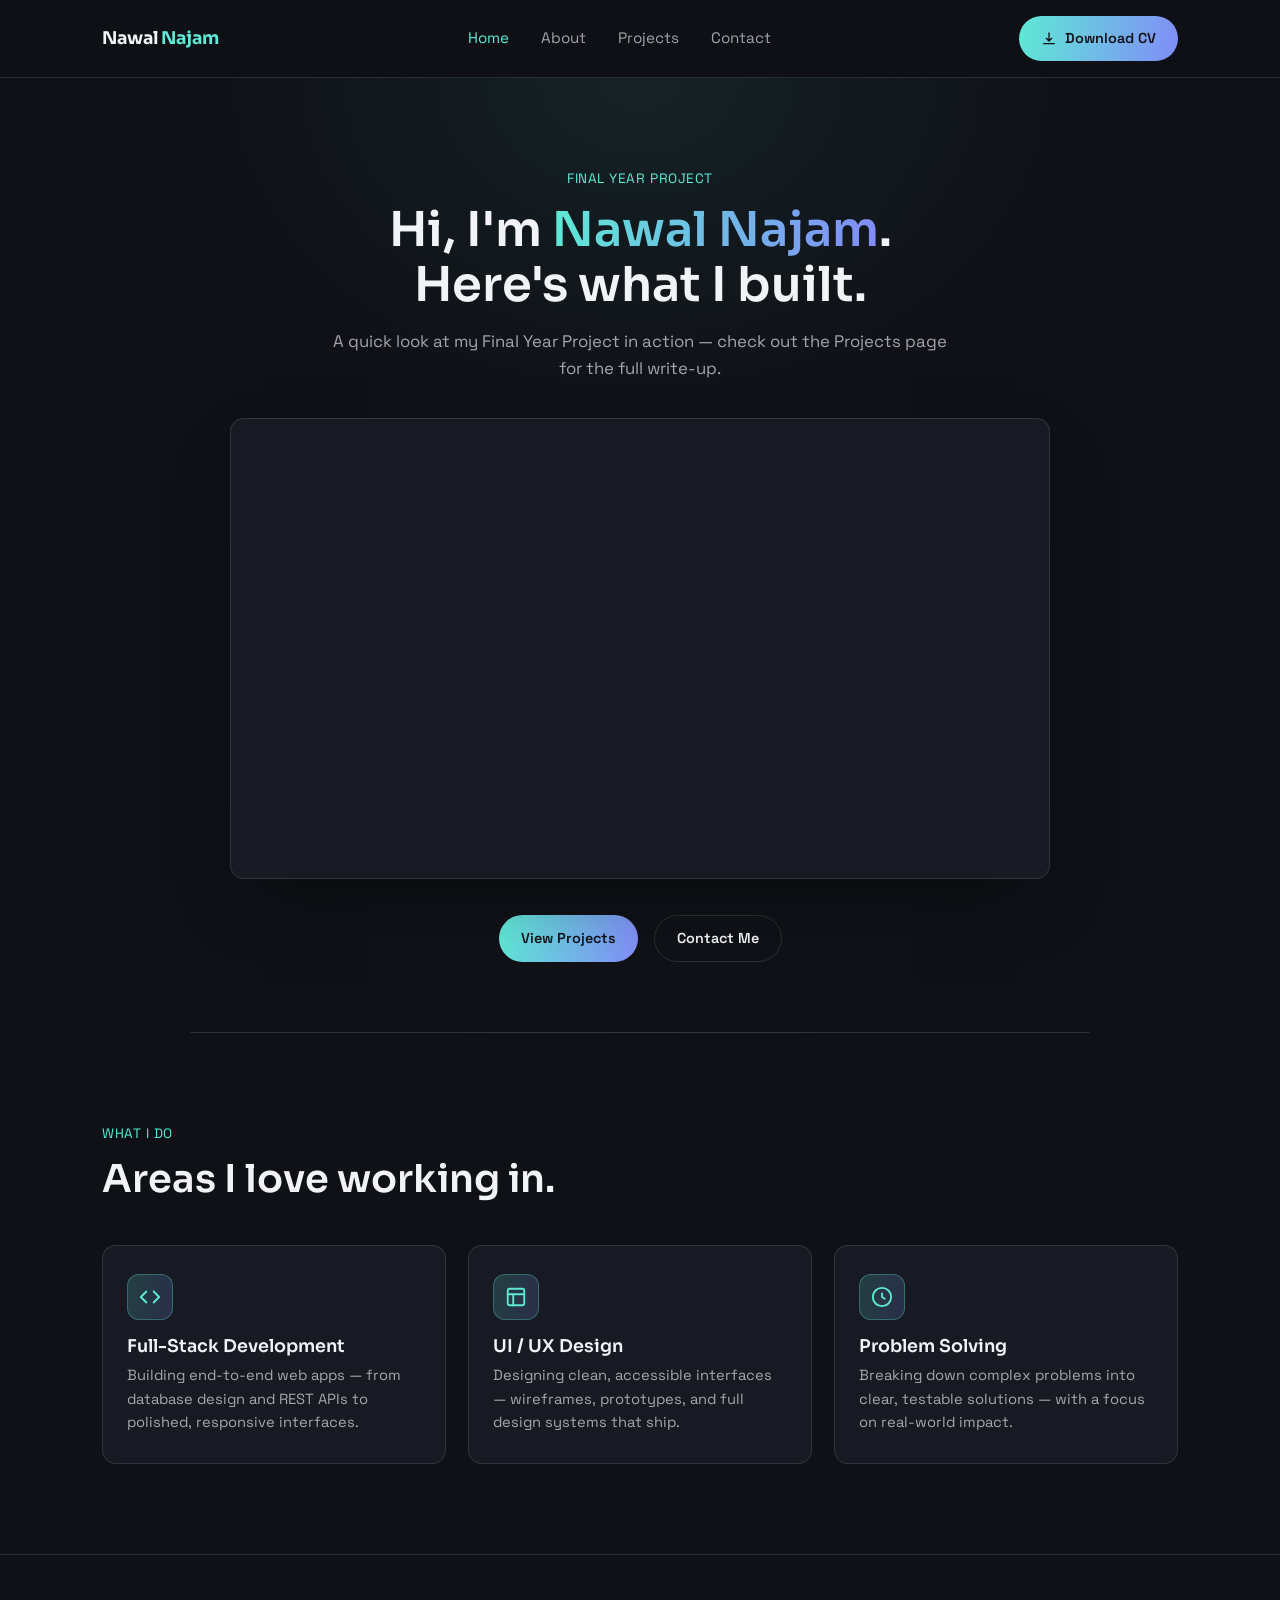
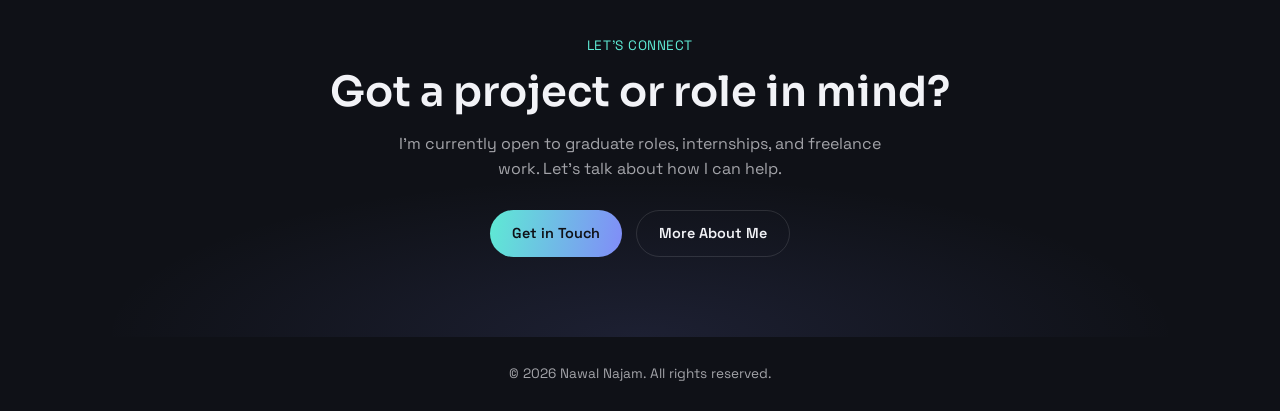
<file: index.html>
<!DOCTYPE html>
<html lang="en">
<head>
<meta charset="UTF-8">
<meta name="viewport" content="width=device-width, initial-scale=1.0">
<title>Nawal Najam — Portfolio</title>
<link rel="preconnect" href="https://fonts.googleapis.com">
<link rel="preconnect" href="https://fonts.gstatic.com" crossorigin>
<link href="https://fonts.googleapis.com/css2?family=Space+Grotesk:wght@400;500;600;700&family=Sora:wght@500;600;700&display=swap" rel="stylesheet">
<style>
:root{
  --bg:#0f1117; --bg-2:#171a23; --bg-3:#1f2330;
  --text:#f2f3f7; --text-dim:rgba(242,243,247,0.65);
  --line:rgba(242,243,247,0.12);
  --accent:#5eead4; --accent-2:#818cf8;
  --radius:14px;
}
*{margin:0;padding:0;box-sizing:border-box;}
html{scroll-behavior:smooth;}
body{background:var(--bg);color:var(--text);font-family:'Space Grotesk',sans-serif;line-height:1.6;}
h1,h2,h3{font-family:'Sora',sans-serif;font-weight:600;line-height:1.15;}
a{color:inherit;text-decoration:none;}
ul{list-style:none;}
.section-inner,.nav-inner{max-width:1140px;margin:0 auto;padding:0 32px;}
.eyebrow{font-size:.85rem;color:var(--accent);letter-spacing:.04em;text-transform:uppercase;margin-bottom:12px;}

/* ===== NAVBAR ===== */
.navbar{position:sticky;top:0;z-index:100;background:rgba(15,17,23,.85);backdrop-filter:blur(12px);border-bottom:1px solid var(--line);}
.nav-inner{display:flex;align-items:center;justify-content:space-between;padding-top:16px;padding-bottom:16px;}

/* ===== ANIMATED LOGO ===== */
.logo{
  font-family:'Sora',sans-serif;
  font-size:1.1rem;
  font-weight:700;
  display:inline-flex;
  align-items:center;
  gap:2px;
}
.logo .word{
  display:inline-flex;
}
.logo .word span{
  display:inline-block;
  opacity:0;
  transform:translateY(-10px);
  animation:letterDrop .38s ease forwards;
}
.logo .word:not(.accent-word) span:nth-child(1){animation-delay:.10s;}
.logo .word:not(.accent-word) span:nth-child(2){animation-delay:.20s;}
.logo .word:not(.accent-word) span:nth-child(3){animation-delay:.30s;}
.logo .word:not(.accent-word) span:nth-child(4){animation-delay:.40s;}
.logo .word:not(.accent-word) span:nth-child(5){animation-delay:.50s;}
.logo .accent-word span{color:var(--accent);}
.logo .accent-word span:nth-child(1){animation-delay:.75s;}
.logo .accent-word span:nth-child(2){animation-delay:.85s;}
.logo .accent-word span:nth-child(3){animation-delay:.95s;}
.logo .accent-word span:nth-child(4){animation-delay:1.05s;}
.logo .accent-word span:nth-child(5){animation-delay:1.15s;}

@keyframes letterDrop{
  0%   { opacity:0; transform:translateY(-12px) scale(.75); }
  60%  { opacity:1; transform:translateY(3px) scale(1.08); }
  100% { opacity:1; transform:translateY(0) scale(1); }
}
.logo:hover .word span{
  text-shadow:0 0 12px rgba(94,234,212,.7);
  transition:text-shadow .3s ease;
}

.nav-links{display:flex;gap:32px;}
.nav-links a{font-size:.95rem;color:var(--text-dim);transition:color .2s;}
.nav-links a:hover{color:var(--text);}
.nav-right{display:flex;align-items:center;gap:16px;}
.btn{display:inline-flex;align-items:center;gap:8px;padding:11px 22px;border-radius:100px;font-size:.9rem;font-weight:600;cursor:pointer;border:none;transition:transform .2s,box-shadow .2s;}
.btn-download{background:linear-gradient(100deg,var(--accent),var(--accent-2));color:#0f1117;}
.btn-download:hover{transform:translateY(-2px);box-shadow:0 10px 26px -10px rgba(94,234,212,.5);}
.btn-primary{background:linear-gradient(100deg,var(--accent),var(--accent-2));color:#0f1117;}
.btn-primary:hover{transform:translateY(-2px);box-shadow:0 10px 26px -10px rgba(94,234,212,.5);}
.btn-ghost{border:1px solid var(--line);color:var(--text);background:transparent;}
.btn-ghost:hover{border-color:var(--accent);}
.hamburger{display:none;flex-direction:column;gap:5px;background:none;border:none;cursor:pointer;padding:4px;}
.hamburger span{width:24px;height:2px;background:var(--text);display:block;transition:all .3s;}
.mobile-panel{display:none;flex-direction:column;padding:8px 32px 22px;border-top:1px solid var(--line);}
.mobile-panel a{padding:13px 0;font-size:1rem;color:var(--text-dim);border-bottom:1px solid var(--line);}
.mobile-panel.show{display:flex;}
.mobile-download{margin-top:14px;text-align:center;background:linear-gradient(100deg,var(--accent),var(--accent-2));color:#0f1117!important;border-radius:100px;border-bottom:none!important;font-weight:600;}
@media (max-width:820px){.nav-links{display:none;}.hamburger{display:flex;}.btn-download{padding:9px 16px;font-size:.85rem;}}

/* ===== HERO ===== */
.hero{min-height:auto;padding:90px 32px 70px;max-width:900px;margin:0 auto;text-align:center;display:flex;flex-direction:column;align-items:center;gap:36px;background:radial-gradient(ellipse 70% 50% at 50% 0%,rgba(94,234,212,.08),transparent 70%);}
.hero-text h1{font-size:clamp(2rem,4.4vw,3rem);margin-bottom:16px;}

/* ⭐ ANIMATED HERO NAME */
.hero-text .accent{
  display:inline-block;
  background:linear-gradient(100deg,var(--accent),var(--accent-2),var(--accent),var(--accent-2));
  background-size:300% auto;
  -webkit-background-clip:text;
  background-clip:text;
  color:transparent;
  animation:heroShimmer 4s linear infinite, heroFloat 3s ease-in-out infinite;
}

@keyframes heroShimmer{
  0%   { background-position:0% center; }
  100% { background-position:300% center; }
}

@keyframes heroFloat{
  0%,100% { transform:translateY(0); filter:drop-shadow(0 0 0 rgba(94,234,212,0)); }
  50%     { transform:translateY(-4px); filter:drop-shadow(0 0 18px rgba(94,234,212,.55)); }
}

.hero-text .lede{color:var(--text-dim);font-size:1.05rem;max-width:56ch;margin:0 auto;}
.video-wrap{position:relative;width:100%;max-width:820px;aspect-ratio:16/9;border-radius:var(--radius);overflow:hidden;background:var(--bg-2);border:1px solid var(--line);box-shadow:0 30px 70px -30px rgba(0,0,0,.6);}
.video-wrap video{width:100%;height:100%;display:block;object-fit:cover;background:#000;}
.video-placeholder{position:absolute;inset:0;display:flex;flex-direction:column;align-items:center;justify-content:center;gap:10px;background:linear-gradient(160deg,var(--bg-3),var(--bg-2));pointer-events:none;text-align:center;padding:20px;}
.video-placeholder .play-icon{width:56px;height:56px;border-radius:50%;background:linear-gradient(100deg,var(--accent),var(--accent-2));color:#0f1117;display:flex;align-items:center;justify-content:center;margin-bottom:6px;}
.video-placeholder .hint{font-size:.82rem;color:var(--text-dim);line-height:1.5;}
.video-placeholder code{background:rgba(255,255,255,.08);padding:1px 6px;border-radius:4px;font-size:.8rem;}
.hero-actions{display:flex;gap:16px;flex-wrap:wrap;justify-content:center;}

/* ===== SECTIONS ===== */
section{padding:90px 0;border-bottom:1px solid var(--line);}
.section-title{font-size:clamp(1.8rem,3.6vw,2.4rem);margin-bottom:44px;}
footer{text-align:center;padding:26px;color:var(--text-dim);font-size:.85rem;}
.nav-links a.active,.mobile-panel a.active{color:var(--accent);}

/* ===== "WHAT I DO" CARDS ===== */
.do-grid{display:grid;grid-template-columns:repeat(3,1fr);gap:22px;}
.do-card{
  background:var(--bg-2);
  border:1px solid var(--line);
  border-radius:var(--radius);
  padding:28px 24px;
  transition:transform .25s ease, border-color .25s ease;
}
.do-card:hover{transform:translateY(-5px);border-color:rgba(94,234,212,.4);}
.do-icon{
  width:46px;height:46px;
  border-radius:12px;
  background:linear-gradient(100deg, rgba(94,234,212,.18), rgba(129,140,248,.18));
  border:1px solid rgba(94,234,212,.3);
  display:flex;align-items:center;justify-content:center;
  color:var(--accent);
  margin-bottom:16px;
}
.do-card h3{font-size:1.1rem;margin-bottom:8px;}
.do-card p{color:var(--text-dim);font-size:.92rem;}

/* ===== CTA SECTION ===== */
.cta-section{
  padding:80px 0;
  background:
    radial-gradient(ellipse 60% 60% at 50% 100%, rgba(129,140,248,.12), transparent 70%);
  border-bottom:none;
}
.cta-inner{
  max-width:760px;
  margin:0 auto;
  text-align:center;
  padding:0 32px;
}
.cta-inner h2{
  font-size:clamp(1.8rem,4vw,2.6rem);
  margin-bottom:14px;
}
.cta-inner p{
  color:var(--text-dim);
  max-width:52ch;
  margin:0 auto 28px;
}
.cta-actions{display:flex;gap:14px;justify-content:center;flex-wrap:wrap;}

@media (max-width:900px){
  section{padding:70px 0;}
  .do-grid{grid-template-columns:1fr 1fr;}
}
@media (max-width:760px){
  .section-inner,.nav-inner{padding:0 20px;}
  .nav-inner{padding-top:14px;padding-bottom:14px;}
  .logo{font-size:1rem;}
  section{padding:56px 0;}
  .hero{padding:56px 20px 44px;gap:24px;}
  .hero-text .lede{font-size:.98rem;}
  .hero-actions{width:100%;}
  .hero-actions .btn{flex:1;text-align:center;justify-content:center;}
  .do-grid{grid-template-columns:1fr;}
  .cta-inner{padding:0 20px;}
}
@media (max-width:480px){
  .section-inner,.nav-inner{padding:0 16px;}
  .mobile-panel{padding:8px 16px 20px;}
  .btn-download{padding:8px 14px;font-size:.8rem;}
  .btn-download svg{width:14px;height:14px;}
  .video-placeholder .play-icon{width:44px;height:44px;}
  .video-placeholder .hint{font-size:.76rem;}
}
</style>
</head>
<body>

<header class="navbar">
  <div class="nav-inner">
    <!-- ⭐ ANIMATED LOGO -->
    <a href="index.html" class="logo" aria-label="Nawal Najam">
      <span class="word">
        <span>N</span><span>a</span><span>w</span><span>a</span><span>l</span>
      </span>
      <span class="word accent-word">
        <span>N</span><span>a</span><span>j</span><span>a</span><span>m</span>
      </span>
    </a>

    <nav class="nav-links">
      <a href="index.html" data-page="index">Home</a>
      <a href="about.html" data-page="about">About</a>
      <a href="projects.html" data-page="projects">Projects</a>
      <a href="contact.html" data-page="contact">Contact</a>
    </nav>
    <div class="nav-right">
      <a href="assests/Nawal Najam Cv(1).pdf" download="NawalNajamCV.pdf" class="btn btn-download">
        <svg width="16" height="16" viewBox="0 0 24 24" fill="none" stroke="currentColor" stroke-width="2">
          <path d="M12 3v12m0 0l-4-4m4 4l4-4M4 19h16" stroke-linecap="round" stroke-linejoin="round"/>
        </svg>
        Download CV
      </a>
      <button class="hamburger" id="hamburger" aria-label="Open menu"><span></span><span></span><span></span></button>
    </div>
  </div>
  <div class="mobile-panel" id="mobilePanel">
    <a href="index.html" data-page="index">Home</a>
    <a href="about.html" data-page="about">About</a>
    <a href="projects.html" data-page="projects">Projects</a>
    <a href="contact.html" data-page="contact">Contact</a>
    <a href="assests/Nawal Najam Cv(1).pdf" download="NawalNajamCV.pdf" class="mobile-download">Download CV</a>
  </div>
</header>

<!-- ===== HERO ===== -->
<section class="hero">
  <div class="hero-text">
    <div class="eyebrow">Final Year Project</div>
    <h1>Hi, I'm <span class="accent">Nawal Najam</span>.<br>Here's what I built.</h1>
    <p class="lede">A quick look at my Final Year Project in action — check out the Projects page for the full write-up.</p>
  </div>
<div class="video-wrap">
  <iframe
    src="https://www.youtube.com/embed/ao7VXri1sjA"
    title="Car Trade Hub — FYP Demo"
    frameborder="0"
    allow="accelerometer; autoplay; clipboard-write; encrypted-media; gyroscope; picture-in-picture; web-share"
    referrerpolicy="strict-origin-when-cross-origin"
    allowfullscreen
    style="width:100%;height:100%;display:block;border:0;">
  </iframe>
</div>
</div>
  </div>
  <div class="hero-actions">
    <a href="projects.html" class="btn btn-primary">View Projects</a>
    <a href="contact.html" class="btn btn-ghost">Contact Me</a>
  </div>
</section>

<!-- ===== WHAT I DO ===== -->
<section>
  <div class="section-inner">
    <div class="eyebrow">What I do</div>
    <h2 class="section-title">Areas I love working in.</h2>

    <div class="do-grid">
      <div class="do-card">
        <div class="do-icon">
          <svg width="22" height="22" viewBox="0 0 24 24" fill="none" stroke="currentColor" stroke-width="2">
            <path d="M16 18l6-6-6-6M8 6l-6 6 6 6" stroke-linecap="round" stroke-linejoin="round"/>
          </svg>
        </div>
        <h3>Full-Stack Development</h3>
        <p>Building end-to-end web apps — from database design and REST APIs to polished, responsive interfaces.</p>
      </div>

      <div class="do-card">
        <div class="do-icon">
          <svg width="22" height="22" viewBox="0 0 24 24" fill="none" stroke="currentColor" stroke-width="2">
            <rect x="3" y="3" width="18" height="18" rx="2"/>
            <path d="M3 9h18M9 21V9" stroke-linecap="round"/>
          </svg>
        </div>
        <h3>UI / UX Design</h3>
        <p>Designing clean, accessible interfaces — wireframes, prototypes, and full design systems that ship.</p>
      </div>

      <div class="do-card">
        <div class="do-icon">
          <svg width="22" height="22" viewBox="0 0 24 24" fill="none" stroke="currentColor" stroke-width="2">
            <circle cx="12" cy="12" r="10"/>
            <path d="M12 8v4l3 2" stroke-linecap="round" stroke-linejoin="round"/>
          </svg>
        </div>
        <h3>Problem Solving</h3>
        <p>Breaking down complex problems into clear, testable solutions — with a focus on real-world impact.</p>
      </div>
    </div>
  </div>
</section>

<!-- ===== CTA ===== -->
<section class="cta-section">
  <div class="cta-inner">
    <div class="eyebrow">Let's connect</div>
    <h2>Got a project or role in mind?</h2>
    <p>I'm currently open to graduate roles, internships, and freelance work. Let's talk about how I can help.</p>
    <div class="cta-actions">
      <a href="contact.html" class="btn btn-primary">Get in Touch</a>
      <a href="about.html" class="btn btn-ghost">More About Me</a>
    </div>
  </div>
</section>

<footer>© 2026 Nawal Najam. All rights reserved.</footer>
<script src="js/script.js"></script>
</body>
</html>
</file>
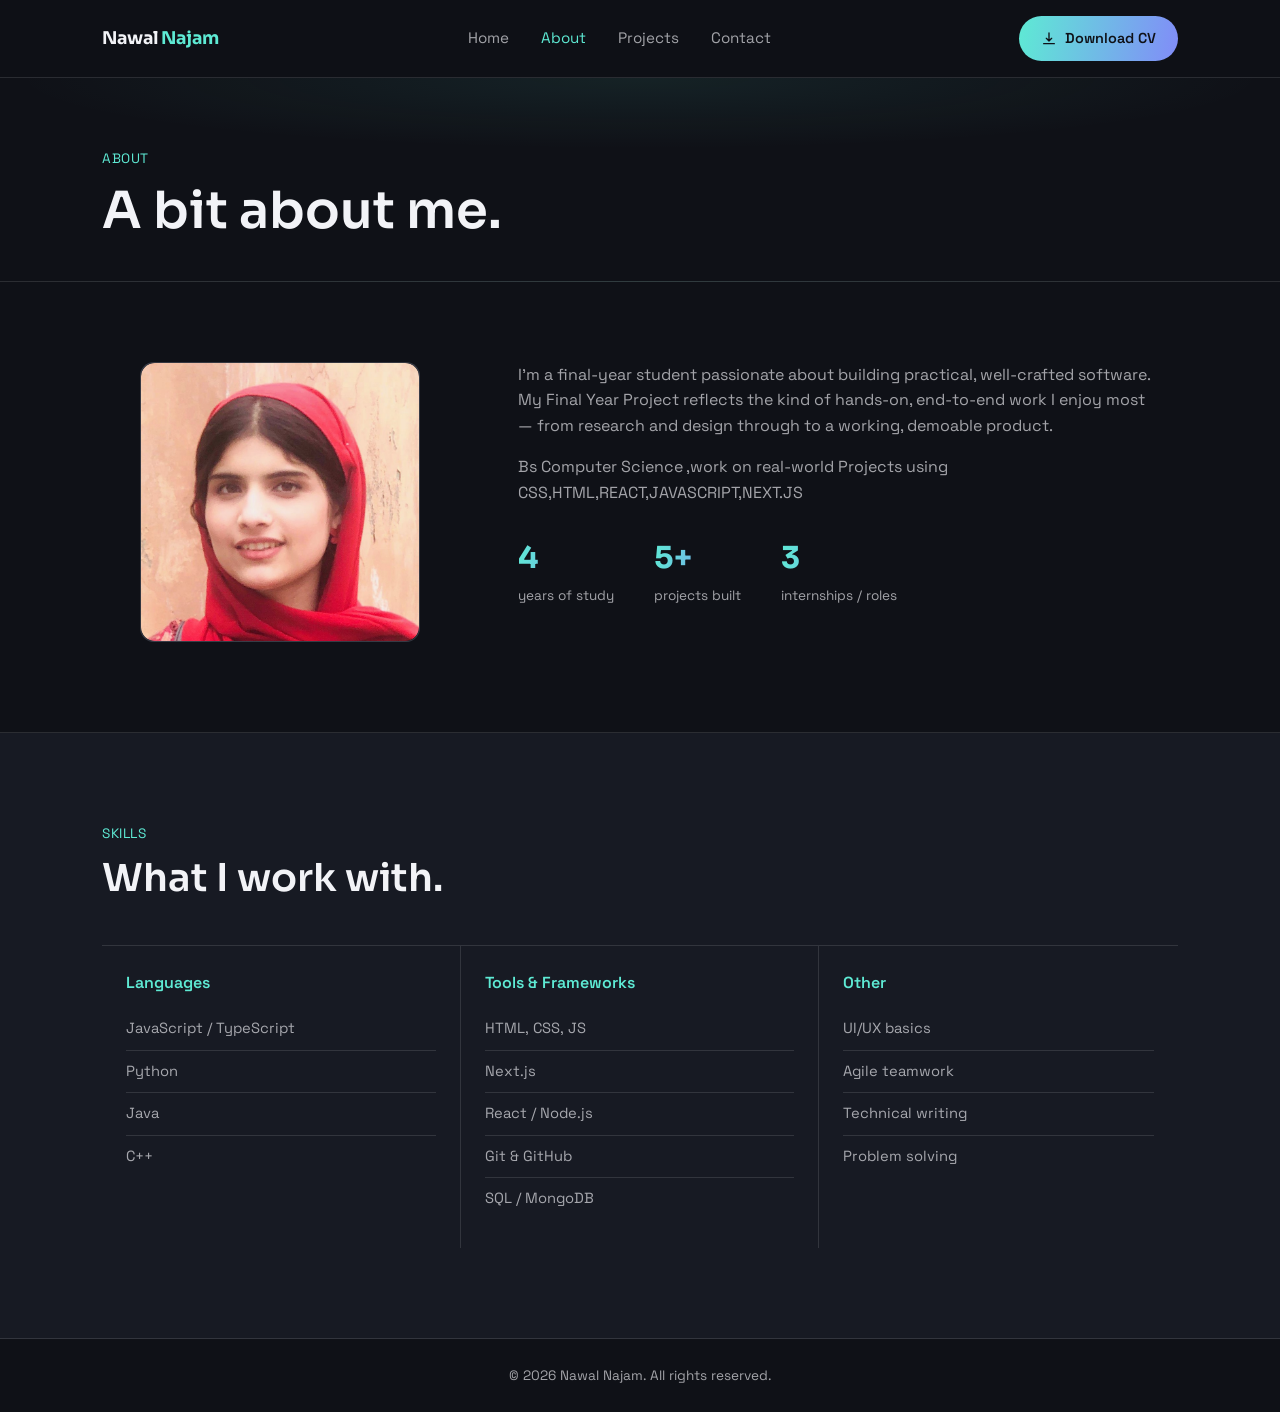
<file: about.html>
<!DOCTYPE html>
<html lang="en">
<head>
<meta charset="UTF-8">
<meta name="viewport" content="width=device-width, initial-scale=1.0">
<title>About — Nawal Najam</title>
<link rel="preconnect" href="https://fonts.googleapis.com">
<link rel="preconnect" href="https://fonts.gstatic.com" crossorigin>
<link href="https://fonts.googleapis.com/css2?family=Space+Grotesk:wght@400;500;600;700&family=Sora:wght@500;600;700&display=swap" rel="stylesheet">
<style>
:root{
  --bg:#0f1117; --bg-2:#171a23; --bg-3:#1f2330;
  --text:#f2f3f7; --text-dim:rgba(242,243,247,0.65);
  --line:rgba(242,243,247,0.12);
  --accent:#5eead4; --accent-2:#818cf8;
  --radius:14px;
}
*{margin:0;padding:0;box-sizing:border-box;}
html{scroll-behavior:smooth;}
body{background:var(--bg);color:var(--text);font-family:'Space Grotesk',sans-serif;line-height:1.6;}
h1,h2,h3{font-family:'Sora',sans-serif;font-weight:600;line-height:1.15;}
a{color:inherit;text-decoration:none;}
ul{list-style:none;}
.section-inner,.nav-inner{max-width:1140px;margin:0 auto;padding:0 32px;}
.eyebrow{font-size:.85rem;color:var(--accent);letter-spacing:.04em;text-transform:uppercase;margin-bottom:12px;}

/* NAVBAR */
.navbar{position:sticky;top:0;z-index:100;background:rgba(15,17,23,.85);backdrop-filter:blur(12px);border-bottom:1px solid var(--line);}
.nav-inner{display:flex;align-items:center;justify-content:space-between;padding-top:16px;padding-bottom:16px;}

/* ===== ANIMATED LOGO ===== */
.logo{
  font-family:'Sora',sans-serif;
  font-size:1.1rem;
  font-weight:700;
  display:inline-flex;
  align-items:center;
  gap:2px;
}
.logo .word{
  display:inline-flex;
}
.logo .word span{
  display:inline-block;
  opacity:0;
  transform:translateY(-10px);
  animation:letterDrop .38s ease forwards;
}
.logo .word:not(.accent-word) span:nth-child(1){animation-delay:.10s;}
.logo .word:not(.accent-word) span:nth-child(2){animation-delay:.20s;}
.logo .word:not(.accent-word) span:nth-child(3){animation-delay:.30s;}
.logo .word:not(.accent-word) span:nth-child(4){animation-delay:.40s;}
.logo .word:not(.accent-word) span:nth-child(5){animation-delay:.50s;}
.logo .accent-word span{color:var(--accent);}
.logo .accent-word span:nth-child(1){animation-delay:.75s;}
.logo .accent-word span:nth-child(2){animation-delay:.85s;}
.logo .accent-word span:nth-child(3){animation-delay:.95s;}
.logo .accent-word span:nth-child(4){animation-delay:1.05s;}
.logo .accent-word span:nth-child(5){animation-delay:1.15s;}

@keyframes letterDrop{
  0%   { opacity:0; transform:translateY(-12px) scale(.75); }
  60%  { opacity:1; transform:translateY(3px) scale(1.08); }
  100% { opacity:1; transform:translateY(0) scale(1); }
}
.logo:hover .word span{
  text-shadow:0 0 12px rgba(94,234,212,.7);
  transition:text-shadow .3s ease;
}

.nav-links{display:flex;gap:32px;}
.nav-links a{font-size:.95rem;color:var(--text-dim);transition:color .2s;}
.nav-links a:hover{color:var(--text);}
.nav-right{display:flex;align-items:center;gap:16px;}
.btn{display:inline-flex;align-items:center;gap:8px;padding:11px 22px;border-radius:100px;font-size:.9rem;font-weight:600;cursor:pointer;border:none;transition:transform .2s,box-shadow .2s;}
.btn-download{background:linear-gradient(100deg,var(--accent),var(--accent-2));color:#0f1117;}
.btn-download:hover{transform:translateY(-2px);box-shadow:0 10px 26px -10px rgba(94,234,212,.5);}
.hamburger{display:none;flex-direction:column;gap:5px;background:none;border:none;cursor:pointer;padding:4px;}
.hamburger span{width:24px;height:2px;background:var(--text);display:block;transition:all .3s;}
.mobile-panel{display:none;flex-direction:column;padding:8px 32px 22px;border-top:1px solid var(--line);}
.mobile-panel a{padding:13px 0;font-size:1rem;color:var(--text-dim);border-bottom:1px solid var(--line);}
.mobile-panel.show{display:flex;}
.mobile-download{margin-top:14px;text-align:center;background:linear-gradient(100deg,var(--accent),var(--accent-2));color:#0f1117!important;border-radius:100px;border-bottom:none!important;font-weight:600;}
@media (max-width:820px){.nav-links{display:none;}.hamburger{display:flex;}.btn-download{padding:9px 16px;font-size:.85rem;}}

/* SECTIONS */
section{padding:90px 0;border-bottom:1px solid var(--line);}
footer{text-align:center;padding:26px;color:var(--text-dim);font-size:.85rem;}
.nav-links a.active,.mobile-panel a.active{color:var(--accent);}

/* PAGE HERO */
.page-hero{padding:70px 0 40px;border-bottom:1px solid var(--line);background:radial-gradient(ellipse 70% 50% at 50% 0%,rgba(94,234,212,.08),transparent 70%);}
.page-title{font-size:clamp(2.2rem,5vw,3.2rem);}

/* ABOUT PAGE */
.about-section{padding-top:80px;}
.about-grid{display:grid;grid-template-columns:.7fr 1.3fr;gap:60px;}
.about-grid h2{font-size:clamp(1.8rem,3.6vw,2.4rem);margin-bottom:18px;}
.about-grid p{color:var(--text-dim);margin-bottom:16px;max-width:64ch;}
.about-photo{display:flex;align-items:flex-start;justify-content:center;}
.photo-placeholder img{
  width:100%;
  height:100%;
  object-fit:cover;
  border-radius:var(--radius);
  display:block;
}
.photo-placeholder{
  width:100%;
  max-width:280px;
  aspect-ratio:1;
  border-radius:var(--radius);
  background:linear-gradient(150deg,var(--bg-3),var(--bg-2));
  border:1px solid var(--line);
  overflow:hidden;
  display:flex;
  align-items:center;
  justify-content:center;
  color:var(--text-dim);
  font-size:.95rem;
}

.skills-section{background:var(--bg-2);}
.section-title{font-size:clamp(1.8rem,3.6vw,2.4rem);margin-bottom:44px;}

.stat-row{display:flex;gap:40px;flex-wrap:wrap;margin-top:28px;}
.stat-row .stat b{font-family:'Sora',sans-serif;font-size:1.9rem;display:block;background:linear-gradient(100deg,var(--accent),var(--accent-2));-webkit-background-clip:text;background-clip:text;color:transparent;}
.stat-row .stat span{font-size:.85rem;color:var(--text-dim);}

.skill-cols{display:grid;grid-template-columns:repeat(3,1fr);border-top:1px solid var(--line);margin-top:10px;}
.skill-col{padding:28px 24px;border-right:1px solid var(--line);}
.skill-col:last-child{border-right:none;}
.skill-col h3{font-size:1rem;font-weight:600;margin-bottom:16px;color:var(--accent);font-family:'Space Grotesk',sans-serif;}
.skill-col li{padding:9px 0;border-bottom:1px solid var(--line);color:var(--text-dim);font-size:.92rem;}
.skill-col li:last-child{border-bottom:none;}

@media (max-width:900px){
  section{padding:70px 0;}
  .page-hero{padding:56px 0 32px;}
  .about-section{padding-top:60px;}
  .skill-cols{grid-template-columns:1fr 1fr;}
  .skill-col{border-bottom:1px solid var(--line);}
  .skill-col:nth-child(2){border-right:none;}
}
@media (max-width:760px){
  .section-inner,.nav-inner{padding:0 20px;}
  .nav-inner{padding-top:14px;padding-bottom:14px;}
  .logo{font-size:1rem;}
  section{padding:56px 0;}
  .page-hero{padding:44px 0 28px;}
  .page-title{font-size:clamp(1.8rem,8vw,2.4rem);}
  .about-grid{grid-template-columns:1fr;gap:20px;}
  .about-photo{margin-bottom:6px;}
  .photo-placeholder{max-width:200px;}
  .stat-row{gap:28px;}
  .skill-cols{grid-template-columns:1fr;}
  .skill-col{border-right:none!important;}
}
@media (max-width:480px){
  .section-inner,.nav-inner{padding:0 16px;}
  .mobile-panel{padding:8px 16px 20px;}
  .btn-download{padding:8px 14px;font-size:.8rem;}
  .btn-download svg{width:14px;height:14px;}
}
</style>
</head>
<body>

<header class="navbar">
  <div class="nav-inner">
    <!-- ⭐ ANIMATED LOGO -->
    <a href="index.html" class="logo" aria-label="Nawal Najam">
      <span class="word">
        <span>N</span><span>a</span><span>w</span><span>a</span><span>l</span>
      </span>
      <span class="word accent-word">
        <span>N</span><span>a</span><span>j</span><span>a</span><span>m</span>
      </span>
    </a>

    <nav class="nav-links">
      <a href="index.html" data-page="index">Home</a>
      <a href="about.html" data-page="about">About</a>
      <a href="projects.html" data-page="projects">Projects</a>
      <a href="contact.html" data-page="contact">Contact</a>
    </nav>
    <div class="nav-right">
      <a href="assests/Nawal Najam Cv(1).pdf" download="NawalNajamCV.pdf" class="btn btn-download">
        <svg width="16" height="16" viewBox="0 0 24 24" fill="none" stroke="currentColor" stroke-width="2">
          <path d="M12 3v12m0 0l-4-4m4 4l4-4M4 19h16" stroke-linecap="round" stroke-linejoin="round"/>
        </svg>
        Download CV
      </a>
      <button class="hamburger" id="hamburger" aria-label="Open menu"><span></span><span></span><span></span></button>
    </div>
  </div>
  <div class="mobile-panel" id="mobilePanel">
    <a href="index.html" data-page="index">Home</a>
    <a href="about.html" data-page="about">About</a>
    <a href="projects.html" data-page="projects">Projects</a>
    <a href="contact.html" data-page="contact">Contact</a>
    <a href="assests/Nawal Najam Cv(1).pdf" download="NawalNajamCV.pdf" class="mobile-download">Download CV</a>
  </div>
</header>

<section class="page-hero">
  <div class="section-inner">
    <div class="eyebrow">About</div>
    <h1 class="page-title">A bit about me.</h1>
  </div>
</section>

<section class="about-section">
  <div class="section-inner about-grid">
    <div class="about-photo">
      <div class="photo-placeholder">
        <img src="assests/photo.jpeg" alt="Nawal Najam"
             onerror="this.parentElement.innerHTML='<span>Your Photo</span>';">
      </div>
    </div>
    <div>
      <p>I'm a final-year student passionate about building practical, well-crafted software. My Final Year Project reflects the kind of hands-on, end-to-end work I enjoy most — from research and design through to a working, demoable product.</p>
      <p>Bs Computer Science ,work on real-world Projects using CSS,HTML,REACT,JAVASCRIPT,NEXT.JS 
      
      <div class="stat-row">
        <div class="stat"><b>4</b><span>years of study</span></div>
        <div class="stat"><b>5+</b><span>projects built</span></div>
        <div class="stat"><b>3</b><span>internships / roles</span></div>
      </div>
    </div>
  </div>
</section>

<section class="skills-section">
  <div class="section-inner">
    <div class="eyebrow">Skills</div>
    <h2 class="section-title">What I work with.</h2>
    <div class="skill-cols">
      <div class="skill-col">
        <h3>Languages</h3>
        <ul>
          <li>JavaScript / TypeScript</li>
          <li>Python</li>
          <li>Java</li>
          <li>C++</li>
        </ul>
      </div>
      <div class="skill-col">
        <h3>Tools &amp; Frameworks</h3>
        <ul>
          <li>HTML, CSS, JS</li>
          <li>Next.js</li>
          <li>React / Node.js</li>
          <li>Git &amp; GitHub</li>
          <li>SQL / MongoDB</li>
        </ul>
      </div>
      <div class="skill-col">
        <h3>Other</h3>
        <ul>
          <li>UI/UX basics</li>
          <li>Agile teamwork</li>
          <li>Technical writing</li>
          <li>Problem solving</li>
        </ul>
      </div>
    </div>
  </div>
</section>

<footer>© 2026 Nawal Najam. All rights reserved.</footer>
<script src="js/script.js"></script>
</body>
</html>
</file>
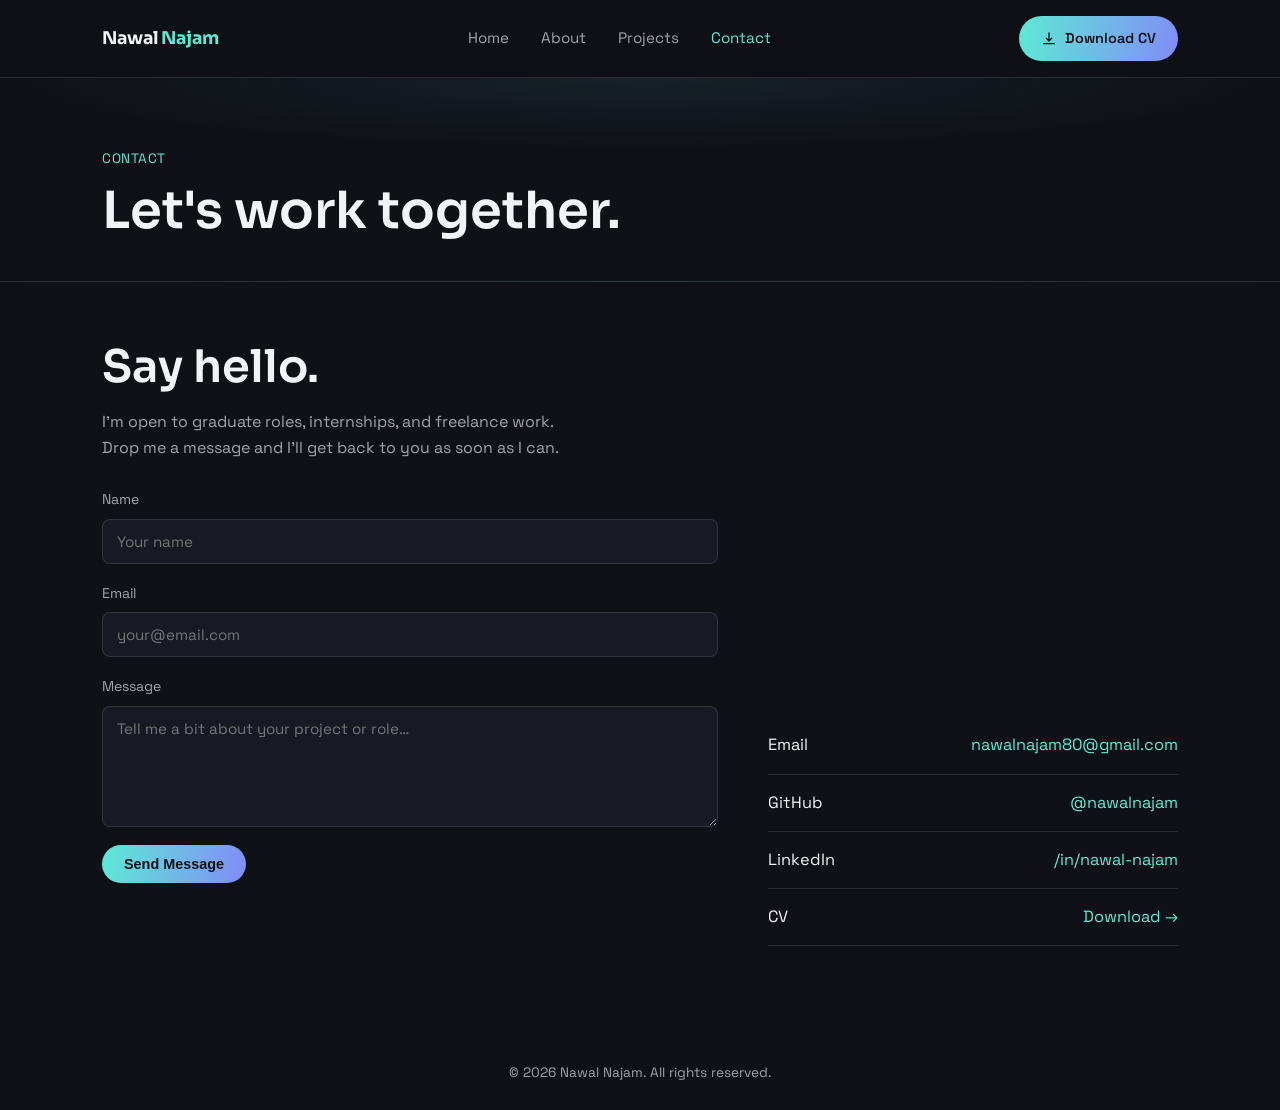
<file: contact.html>
<!DOCTYPE html>
<html lang="en">
<head>
<meta charset="UTF-8">
<meta name="viewport" content="width=device-width, initial-scale=1.0">
<title>Contact — Nawal Najam</title>
<link rel="preconnect" href="https://fonts.googleapis.com">
<link rel="preconnect" href="https://fonts.gstatic.com" crossorigin>
<link href="https://fonts.googleapis.com/css2?family=Space+Grotesk:wght@400;500;600;700&family=Sora:wght@500;600;700&display=swap" rel="stylesheet">
<style>
:root{
  --bg:#0f1117; --bg-2:#171a23; --bg-3:#1f2330;
  --text:#f2f3f7; --text-dim:rgba(242,243,247,0.65);
  --line:rgba(242,243,247,0.12);
  --accent:#5eead4; --accent-2:#818cf8;
  --radius:14px;
}
*{margin:0;padding:0;box-sizing:border-box;}
html{scroll-behavior:smooth;}
body{background:var(--bg);color:var(--text);font-family:'Space Grotesk',sans-serif;line-height:1.6;}
h1,h2,h3{font-family:'Sora',sans-serif;font-weight:600;line-height:1.15;}
a{color:inherit;text-decoration:none;}
ul{list-style:none;}
.section-inner,.nav-inner{max-width:1140px;margin:0 auto;padding:0 32px;}
.eyebrow{font-size:.85rem;color:var(--accent);letter-spacing:.04em;text-transform:uppercase;margin-bottom:12px;}

/* NAVBAR */
.navbar{position:sticky;top:0;z-index:100;background:rgba(15,17,23,.85);backdrop-filter:blur(12px);border-bottom:1px solid var(--line);}
.nav-inner{display:flex;align-items:center;justify-content:space-between;padding-top:16px;padding-bottom:16px;}

/* ===== ANIMATED LOGO ===== */
.logo{
  font-family:'Sora',sans-serif;
  font-size:1.1rem;
  font-weight:700;
  display:inline-flex;
  align-items:center;
  gap:2px;
}
.logo .word{
  display:inline-flex;
}
.logo .word span{
  display:inline-block;
  opacity:0;
  transform:translateY(-10px);
  animation:letterDrop .38s ease forwards;
}
.logo .word:not(.accent-word) span:nth-child(1){animation-delay:.10s;}
.logo .word:not(.accent-word) span:nth-child(2){animation-delay:.20s;}
.logo .word:not(.accent-word) span:nth-child(3){animation-delay:.30s;}
.logo .word:not(.accent-word) span:nth-child(4){animation-delay:.40s;}
.logo .word:not(.accent-word) span:nth-child(5){animation-delay:.50s;}
.logo .accent-word span{color:var(--accent);}
.logo .accent-word span:nth-child(1){animation-delay:.75s;}
.logo .accent-word span:nth-child(2){animation-delay:.85s;}
.logo .accent-word span:nth-child(3){animation-delay:.95s;}
.logo .accent-word span:nth-child(4){animation-delay:1.05s;}
.logo .accent-word span:nth-child(5){animation-delay:1.15s;}

@keyframes letterDrop{
  0%   { opacity:0; transform:translateY(-12px) scale(.75); }
  60%  { opacity:1; transform:translateY(3px) scale(1.08); }
  100% { opacity:1; transform:translateY(0) scale(1); }
}
.logo:hover .word span{
  text-shadow:0 0 12px rgba(94,234,212,.7);
  transition:text-shadow .3s ease;
}

.nav-links{display:flex;gap:32px;}
.nav-links a{font-size:.95rem;color:var(--text-dim);transition:color .2s;}
.nav-links a:hover{color:var(--text);}
.nav-right{display:flex;align-items:center;gap:16px;}
.btn{display:inline-flex;align-items:center;gap:8px;padding:11px 22px;border-radius:100px;font-size:.9rem;font-weight:600;cursor:pointer;border:none;transition:transform .2s,box-shadow .2s;}
.btn-download{background:linear-gradient(100deg,var(--accent),var(--accent-2));color:#0f1117;}
.btn-download:hover{transform:translateY(-2px);box-shadow:0 10px 26px -10px rgba(94,234,212,.5);}
.btn-primary{background:linear-gradient(100deg,var(--accent),var(--accent-2));color:#0f1117;}
.btn-primary:hover{transform:translateY(-2px);box-shadow:0 10px 26px -10px rgba(94,234,212,.5);}
.hamburger{display:none;flex-direction:column;gap:5px;background:none;border:none;cursor:pointer;padding:4px;}
.hamburger span{width:24px;height:2px;background:var(--text);display:block;transition:all .3s;}
.mobile-panel{display:none;flex-direction:column;padding:8px 32px 22px;border-top:1px solid var(--line);}
.mobile-panel a{padding:13px 0;font-size:1rem;color:var(--text-dim);border-bottom:1px solid var(--line);}
.mobile-panel.show{display:flex;}
.mobile-download{margin-top:14px;text-align:center;background:linear-gradient(100deg,var(--accent),var(--accent-2));color:#0f1117!important;border-radius:100px;border-bottom:none!important;font-weight:600;}
@media (max-width:820px){.nav-links{display:none;}.hamburger{display:flex;}.btn-download{padding:9px 16px;font-size:.85rem;}}

/* SECTIONS */
section{padding:90px 0;border-bottom:1px solid var(--line);}
footer{text-align:center;padding:26px;color:var(--text-dim);font-size:.85rem;}
.nav-links a.active,.mobile-panel a.active{color:var(--accent);}

/* PAGE HERO */
.page-hero{padding:70px 0 40px;border-bottom:1px solid var(--line);background:radial-gradient(ellipse 70% 50% at 50% 0%,rgba(94,234,212,.08),transparent 70%);}
.page-title{font-size:clamp(2.2rem,5vw,3.2rem);}

/* CONTACT PAGE */
.contact-section{padding-top:60px;border-bottom:none;}
.contact-grid{display:grid;grid-template-columns:1.2fr .8fr;gap:50px;align-items:end;}
.contact-grid h2{font-size:clamp(2rem,4.4vw,2.8rem);margin-bottom:16px;}
.contact-grid p{color:var(--text-dim);max-width:48ch;margin-bottom:28px;}
.contact-list a{display:flex;justify-content:space-between;padding:15px 0;border-bottom:1px solid var(--line);font-size:1.02rem;}
.contact-list a span:last-child{color:var(--accent);}

.contact-form{display:flex;flex-direction:column;gap:18px;margin-top:10px;}
.form-row{display:flex;flex-direction:column;gap:8px;}
.form-row label{font-size:.88rem;color:var(--text-dim);}
.form-row input,
.form-row textarea{background:var(--bg-2);border:1px solid var(--line);border-radius:8px;padding:12px 14px;color:var(--text);font-family:'Space Grotesk',sans-serif;font-size:.95rem;resize:vertical;}
.form-row input:focus,
.form-row textarea:focus{outline:none;border-color:var(--accent);}
.contact-form .btn{align-self:flex-start;}
.form-note{font-size:.88rem;color:var(--accent);min-height:1.2em;}

@media (max-width:900px){
  section{padding:70px 0;}
  .page-hero{padding:56px 0 32px;}
}
@media (max-width:800px){
  .contact-grid{grid-template-columns:1fr;align-items:start;}
}
@media (max-width:760px){
  .section-inner,.nav-inner{padding:0 20px;}
  .nav-inner{padding-top:14px;padding-bottom:14px;}
  .logo{font-size:1rem;}
  section{padding:56px 0;}
  .page-hero{padding:44px 0 28px;}
  .page-title{font-size:clamp(1.8rem,8vw,2.4rem);}
  .contact-form .btn{width:100%;justify-content:center;}
  .contact-list a{font-size:.95rem;}
}
@media (max-width:480px){
  .section-inner,.nav-inner{padding:0 16px;}
  .mobile-panel{padding:8px 16px 20px;}
  .btn-download{padding:8px 14px;font-size:.8rem;}
  .btn-download svg{width:14px;height:14px;}
  .form-row input,.form-row textarea{font-size:.9rem;padding:10px 12px;}
}
</style>
</head>
<body>

<header class="navbar">
  <div class="nav-inner">
    <!-- ⭐ ANIMATED LOGO -->
    <a href="index.html" class="logo" aria-label="Nawal Najam">
      <span class="word">
        <span>N</span><span>a</span><span>w</span><span>a</span><span>l</span>
      </span>
      <span class="word accent-word">
        <span>N</span><span>a</span><span>j</span><span>a</span><span>m</span>
      </span>
    </a>

    <nav class="nav-links">
      <a href="index.html" data-page="index">Home</a>
      <a href="about.html" data-page="about">About</a>
      <a href="projects.html" data-page="projects">Projects</a>
      <a href="contact.html" data-page="contact">Contact</a>
    </nav>
    <div class="nav-right">
      <a href="assests/Nawal Najam Cv(1).pdf" download="NawalNajamCV.pdf" class="btn btn-download">
        <svg width="16" height="16" viewBox="0 0 24 24" fill="none" stroke="currentColor" stroke-width="2">
          <path d="M12 3v12m0 0l-4-4m4 4l4-4M4 19h16" stroke-linecap="round" stroke-linejoin="round"/>
        </svg>
        Download CV
      </a>
      <button class="hamburger" id="hamburger" aria-label="Open menu"><span></span><span></span><span></span></button>
    </div>
  </div>
  <div class="mobile-panel" id="mobilePanel">
    <a href="index.html" data-page="index">Home</a>
    <a href="about.html" data-page="about">About</a>
    <a href="projects.html" data-page="projects">Projects</a>
    <a href="contact.html" data-page="contact">Contact</a>
    <a href="assests/Nawal Najam Cv(1).pdf" download="NawalNajamCV.pdf" class="mobile-download">Download CV</a>
  </div>
</header>

<section class="page-hero">
  <div class="section-inner">
    <div class="eyebrow">Contact</div>
    <h1 class="page-title">Let's work together.</h1>
  </div>
</section>

<section class="contact-section">
  <div class="section-inner contact-grid">
    <div>
      <h2>Say hello.</h2>
      <p>I'm open to graduate roles, internships, and freelance work. Drop me a message and I'll get back to you as soon as I can.</p>

      <form class="contact-form" id="contactForm" novalidate>
        <div class="form-row">
          <label for="name">Name</label>
          <input type="text" id="name" name="name" placeholder="Your name">
        </div>
        <div class="form-row">
          <label for="email">Email</label>
          <input type="email" id="email" name="email" placeholder="your@email.com">
        </div>
        <div class="form-row">
          <label for="message">Message</label>
          <textarea id="message" name="message" rows="5" placeholder="Tell me a bit about your project or role…"></textarea>
        </div>
        <button type="submit" class="btn btn-primary">Send Message</button>
        <p class="form-note" id="formNote"></p>
      </form>
    </div>

    <div>
      <div class="contact-list">
        <a href="mailto:nawalnajam80@gmail.com">
          <span>Email</span>
          <span>nawalnajam80@gmail.com</span>
        </a>
        <a href="https://github.com/nawalnajam" target="_blank" rel="noopener">
          <span>GitHub</span>
          <span>@nawalnajam</span>
        </a>
        <a href="https://www.linkedin.com/in/nawal-najam-3bb179408/" target="_blank" rel="noopener">
          <span>LinkedIn</span>
          <span>/in/nawal-najam</span>
        </a>
        <a href="assests/Nawal Najam Cv(1).pdf" download="NawalNajamCV.pdf">
          <span>CV</span>
          <span>Download →</span>
        </a>
      </div>
    </div>
  </div>
</section>

<footer>© 2026 Nawal Najam. All rights reserved.</footer>
<script src="js/script.js"></script>
</body>
</html>
</file>
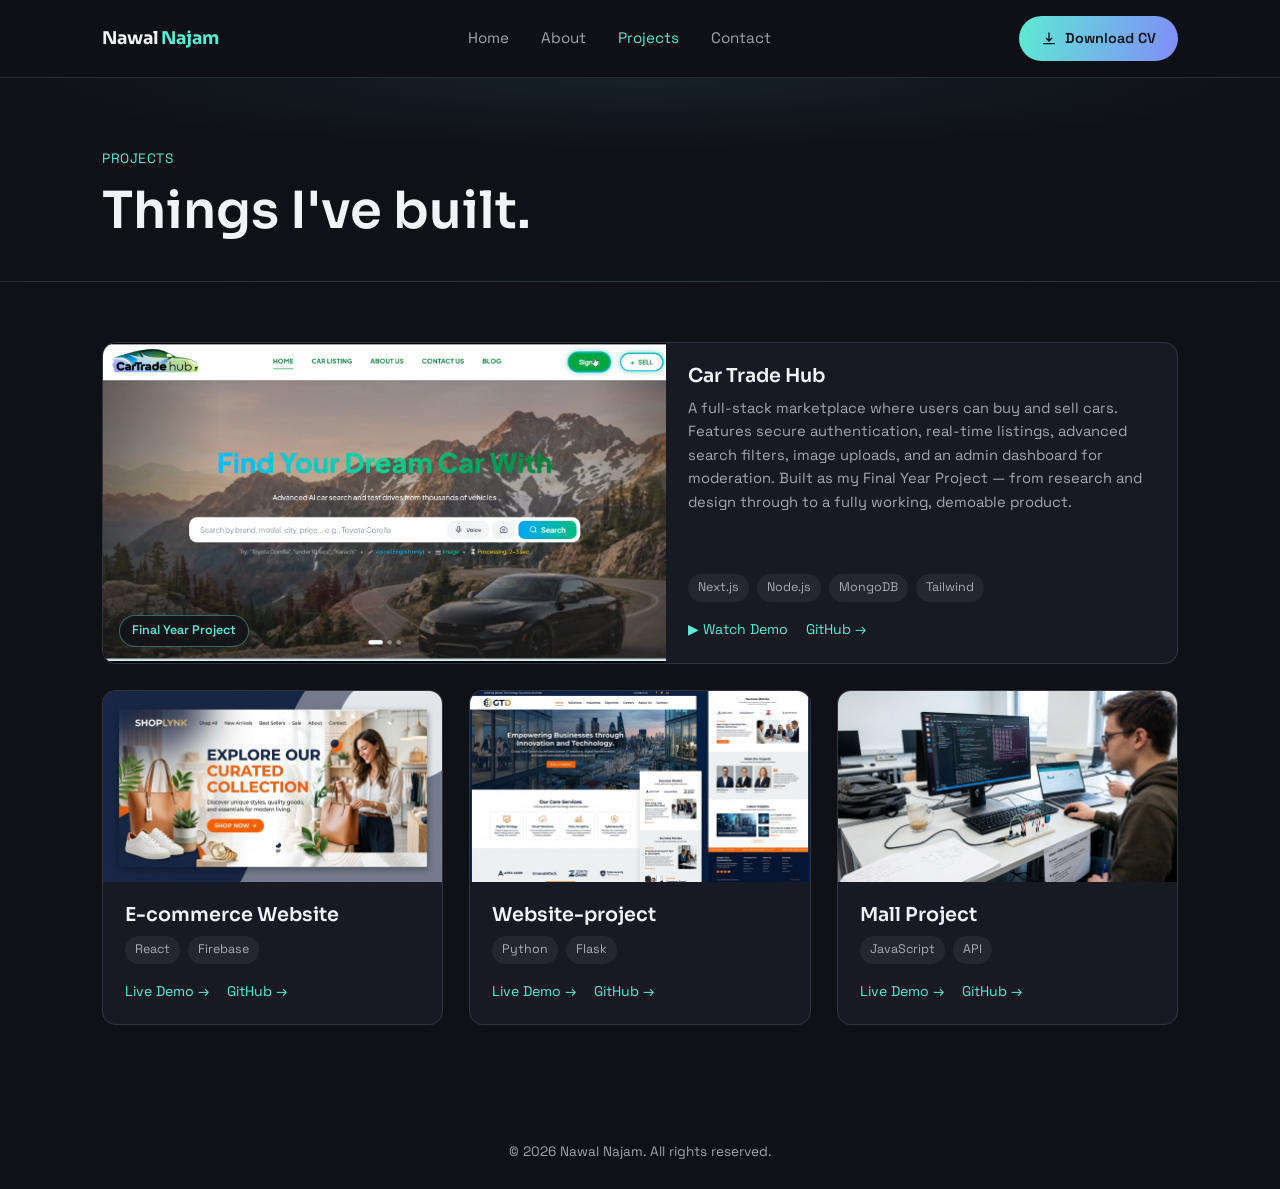
<file: projects.html>
<!DOCTYPE html>
<html lang="en">
<head>
<meta charset="UTF-8">
<meta name="viewport" content="width=device-width, initial-scale=1.0">
<title>Projects — Nawal Najam</title>
<link rel="preconnect" href="https://fonts.googleapis.com">
<link rel="preconnect" href="https://fonts.gstatic.com" crossorigin>
<link href="https://fonts.googleapis.com/css2?family=Space+Grotesk:wght@400;500;600;700&family=Sora:wght@500;600;700&display=swap" rel="stylesheet">
<style>
:root{
  --bg:#0f1117; --bg-2:#171a23; --bg-3:#1f2330;
  --text:#f2f3f7; --text-dim:rgba(242,243,247,0.65);
  --line:rgba(242,243,247,0.12);
  --accent:#5eead4; --accent-2:#818cf8;
  --radius:14px;
}
*{margin:0;padding:0;box-sizing:border-box;}
html{scroll-behavior:smooth;}
body{background:var(--bg);color:var(--text);font-family:'Space Grotesk',sans-serif;line-height:1.6;}
h1,h2,h3{font-family:'Sora',sans-serif;font-weight:600;line-height:1.15;}
a{color:inherit;text-decoration:none;}
ul{list-style:none;}
.section-inner,.nav-inner{max-width:1140px;margin:0 auto;padding:0 32px;}
.eyebrow{font-size:.85rem;color:var(--accent);letter-spacing:.04em;text-transform:uppercase;margin-bottom:12px;}

/* NAVBAR */
.navbar{position:sticky;top:0;z-index:100;background:rgba(15,17,23,.85);backdrop-filter:blur(12px);border-bottom:1px solid var(--line);}
.nav-inner{display:flex;align-items:center;justify-content:space-between;padding-top:16px;padding-bottom:16px;}

/* ===== ANIMATED LOGO ===== */
.logo{
  font-family:'Sora',sans-serif;
  font-size:1.1rem;
  font-weight:700;
  display:inline-flex;
  align-items:center;
  gap:2px;
}
.logo .word{
  display:inline-flex;
}
.logo .word span{
  display:inline-block;
  opacity:0;
  transform:translateY(-10px);
  animation:letterDrop .38s ease forwards;
}
.logo .word:not(.accent-word) span:nth-child(1){animation-delay:.10s;}
.logo .word:not(.accent-word) span:nth-child(2){animation-delay:.20s;}
.logo .word:not(.accent-word) span:nth-child(3){animation-delay:.30s;}
.logo .word:not(.accent-word) span:nth-child(4){animation-delay:.40s;}
.logo .word:not(.accent-word) span:nth-child(5){animation-delay:.50s;}
.logo .accent-word span{color:var(--accent);}
.logo .accent-word span:nth-child(1){animation-delay:.75s;}
.logo .accent-word span:nth-child(2){animation-delay:.85s;}
.logo .accent-word span:nth-child(3){animation-delay:.95s;}
.logo .accent-word span:nth-child(4){animation-delay:1.05s;}
.logo .accent-word span:nth-child(5){animation-delay:1.15s;}

@keyframes letterDrop{
  0%   { opacity:0; transform:translateY(-12px) scale(.75); }
  60%  { opacity:1; transform:translateY(3px) scale(1.08); }
  100% { opacity:1; transform:translateY(0) scale(1); }
}
.logo:hover .word span{
  text-shadow:0 0 12px rgba(94,234,212,.7);
  transition:text-shadow .3s ease;
}

.nav-links{display:flex;gap:32px;}
.nav-links a{font-size:.95rem;color:var(--text-dim);transition:color .2s;}
.nav-links a:hover{color:var(--text);}
.nav-right{display:flex;align-items:center;gap:16px;}
.btn{display:inline-flex;align-items:center;gap:8px;padding:11px 22px;border-radius:100px;font-size:.9rem;font-weight:600;cursor:pointer;border:none;transition:transform .2s,box-shadow .2s;}
.btn-download{background:linear-gradient(100deg,var(--accent),var(--accent-2));color:#0f1117;}
.btn-download:hover{transform:translateY(-2px);box-shadow:0 10px 26px -10px rgba(94,234,212,.5);}
.hamburger{display:none;flex-direction:column;gap:5px;background:none;border:none;cursor:pointer;padding:4px;}
.hamburger span{width:24px;height:2px;background:var(--text);display:block;transition:all .3s;}
.mobile-panel{display:none;flex-direction:column;padding:8px 32px 22px;border-top:1px solid var(--line);}
.mobile-panel a{padding:13px 0;font-size:1rem;color:var(--text-dim);border-bottom:1px solid var(--line);}
.mobile-panel.show{display:flex;}
.mobile-download{margin-top:14px;text-align:center;background:linear-gradient(100deg,var(--accent),var(--accent-2));color:#0f1117!important;border-radius:100px;border-bottom:none!important;font-weight:600;}
@media (max-width:820px){.nav-links{display:none;}.hamburger{display:flex;}.btn-download{padding:9px 16px;font-size:.85rem;}}

/* SECTIONS */
section{padding:90px 0;border-bottom:1px solid var(--line);}
footer{text-align:center;padding:26px;color:var(--text-dim);font-size:.85rem;}
.nav-links a.active,.mobile-panel a.active{color:var(--accent);}

/* PAGE HERO */
.page-hero{padding:70px 0 40px;border-bottom:1px solid var(--line);background:radial-gradient(ellipse 70% 50% at 50% 0%,rgba(94,234,212,.08),transparent 70%);}
.page-title{font-size:clamp(2.2rem,5vw,3.2rem);}

/* PROJECTS */
.projects-section{padding-top:60px;border-bottom:none;}
.project-grid{display:grid;grid-template-columns:repeat(3,1fr);gap:26px;}
.project-card.featured{grid-column:1 / -1;display:grid;grid-template-columns:1.1fr 1fr;}
.project-card{background:var(--bg-2);border:1px solid var(--line);border-radius:var(--radius);overflow:hidden;transition:transform .25s,border-color .25s;display:flex;flex-direction:column;}
.project-card:hover{transform:translateY(-4px);border-color:rgba(94,234,212,.4);}

.project-thumb{
  background:linear-gradient(140deg,var(--bg-3),var(--bg-2));
  aspect-ratio:16/9;
  position:relative;
  display:flex;
  align-items:flex-end;
  padding:16px;
  overflow:hidden;
}
.project-card.featured .project-thumb{aspect-ratio:auto;min-height:320px;}

.project-thumb img{
  position:absolute;
  inset:0;
  width:100%;
  height:100%;
  object-fit:cover;
  display:block;
  transition:transform .4s ease;
}
.project-card:hover .project-thumb img{transform:scale(1.05);}

.project-badge{
  position:relative;
  z-index:2;
  background:rgba(15,17,23,.75);
  backdrop-filter:blur(6px);
  color:var(--accent);
  font-size:.78rem;
  padding:5px 12px;
  border-radius:100px;
  font-weight:600;
  border:1px solid rgba(94,234,212,.4);
}

.project-body{padding:22px;display:flex;flex-direction:column;gap:10px;flex:1;}
.project-body h3{font-size:1.2rem;}
.project-body p{color:var(--text-dim);font-size:.92rem;flex:1;}
.tags{display:flex;gap:8px;flex-wrap:wrap;}
.tags span{font-size:.78rem;padding:4px 10px;border-radius:100px;background:rgba(255,255,255,.06);color:var(--text-dim);}
.project-links{display:flex;gap:18px;margin-top:6px;flex-wrap:wrap;}
.project-links a{font-size:.88rem;color:var(--accent);}
.project-links a:hover{text-decoration:underline;}

@media (max-width:900px){
  section{padding:70px 0;}
  .page-hero{padding:56px 0 32px;}
  .project-grid{grid-template-columns:1fr;}
  .project-card.featured{grid-template-columns:1fr;}
  .project-card.featured .project-thumb{min-height:240px;}
}
@media (max-width:760px){
  .section-inner,.nav-inner{padding:0 20px;}
  .nav-inner{padding-top:14px;padding-bottom:14px;}
  .logo{font-size:1rem;}
  section{padding:56px 0;}
  .page-hero{padding:44px 0 28px;}
  .page-title{font-size:clamp(1.8rem,8vw,2.4rem);}
  .project-body{padding:18px;}
  .project-card.featured .project-thumb{min-height:200px;}
}
@media (max-width:480px){
  .section-inner,.nav-inner{padding:0 16px;}
  .mobile-panel{padding:8px 16px 20px;}
  .btn-download{padding:8px 14px;font-size:.8rem;}
  .btn-download svg{width:14px;height:14px;}
  .project-thumb{padding:12px;}
  .tags span{font-size:.72rem;}
}
</style>
</head>
<body>

<header class="navbar">
  <div class="nav-inner">
    <!-- ⭐ ANIMATED LOGO -->
    <a href="index.html" class="logo" aria-label="Nawal Najam">
      <span class="word">
        <span>N</span><span>a</span><span>w</span><span>a</span><span>l</span>
      </span>
      <span class="word accent-word">
        <span>N</span><span>a</span><span>j</span><span>a</span><span>m</span>
      </span>
    </a>

    <nav class="nav-links">
      <a href="index.html" data-page="index">Home</a>
      <a href="about.html" data-page="about">About</a>
      <a href="projects.html" data-page="projects">Projects</a>
      <a href="contact.html" data-page="contact">Contact</a>
    </nav>
    <div class="nav-right">
      <a href="assests/Nawal Najam Cv(1).pdf" download="NawalNajamCV.pdf" class="btn btn-download">
        <svg width="16" height="16" viewBox="0 0 24 24" fill="none" stroke="currentColor" stroke-width="2">
          <path d="M12 3v12m0 0l-4-4m4 4l4-4M4 19h16" stroke-linecap="round" stroke-linejoin="round"/>
        </svg>
        Download CV
      </a>
      <button class="hamburger" id="hamburger" aria-label="Open menu"><span></span><span></span><span></span></button>
    </div>
  </div>
  <div class="mobile-panel" id="mobilePanel">
    <a href="index.html" data-page="index">Home</a>
    <a href="about.html" data-page="about">About</a>
    <a href="projects.html" data-page="projects">Projects</a>
    <a href="contact.html" data-page="contact">Contact</a>
    <a href="assests/Nawal Najam Cv(1).pdf" download="NawalNajamCV.pdf" class="mobile-download">Download CV</a>
  </div>
</header>

<section class="page-hero">
  <div class="section-inner">
    <div class="eyebrow">Projects</div>
    <h1 class="page-title">Things I've built.</h1>
  </div>
</section>

<section class="projects-section">
  <div class="section-inner">
    <div class="project-grid">

      <!-- ⭐ FEATURED — Car Trade Hub -->
      <article class="project-card featured">
        <div class="project-thumb">
          <img src="assests/ban.png" alt="Car Trade Hub banner"
               onerror="this.style.display='none';">
          <span class="project-badge">Final Year Project</span>
        </div>
        <div class="project-body">
          <h3>Car Trade Hub</h3>
          <p>A full-stack marketplace where users can buy and sell cars. Features secure authentication, real-time listings, advanced search filters, image uploads, and an admin dashboard for moderation. Built as my Final Year Project — from research and design through to a fully working, demoable product.</p>
          <div class="tags">
            <span>Next.js</span><span>Node.js</span><span>MongoDB</span><span>Tailwind</span>
          </div>
          <div class="project-links">
            <a href="index.html#home">▶ Watch Demo</a>
            <a href="https://github.com/nawalnajam/fyp" target="_blank" rel="noopener">GitHub →</a>
          </div>
        </div>
      </article>

      <!-- PROJECT 2 -->
      <article class="project-card">
        <div class="project-thumb">
          <img src="assests/e.jpeg" alt="Project 2"
               onerror="this.style.display='none';">
        </div>
        <div class="project-body">
          <h3>E-commerce Website</h3>
         
          <div class="tags">
            <span>React</span><span>Firebase</span>
          </div>
          <div class="project-links">
            <a href="#">Live Demo →</a>
            <a href="https://github.com/nawalnajam/ecommerce-fullstack-design" target="_blank" rel="noopener">GitHub →</a>
          </div>
        </div>
      </article>

      <!-- PROJECT 3 -->
      <article class="project-card">
        <div class="project-thumb">
          <img src="assests/2.jpeg" alt="Project Three"
               onerror="this.style.display='none';">
        </div>
        <div class="project-body">
          <h3>Website-project</h3>
          
          <div class="tags">
            <span>Python</span><span>Flask</span>
          </div>
          <div class="project-links">
            <a href="#">Live Demo →</a>
            <a href="https://github.com/nawalnajam/Nexus" target="_blank" rel="noopener">GitHub →</a>
          </div>
        </div>
      </article>

      <!-- PROJECT 4 -->
      <article class="project-card">
        <div class="project-thumb">
          <img src="assests/p.jpeg" alt="Project Four"
               onerror="this.style.display='none';">
        </div>
        <div class="project-body">
          <h3>Mall Project</h3>
          
          <div class="tags">
            <span>JavaScript</span><span>API</span>
          </div>
          <div class="project-links">
            <a href="#">Live Demo →</a>
            <a href="https://github.com/nawalnajam/my-project" target="_blank" rel="noopener">GitHub →</a>
          </div>
        </div>
      </article>

    </div>
  </div>
</section>

<footer>© 2026 Nawal Najam. All rights reserved.</footer>
<script src="js/script.js"></script>
</body>
</html>
</file>
